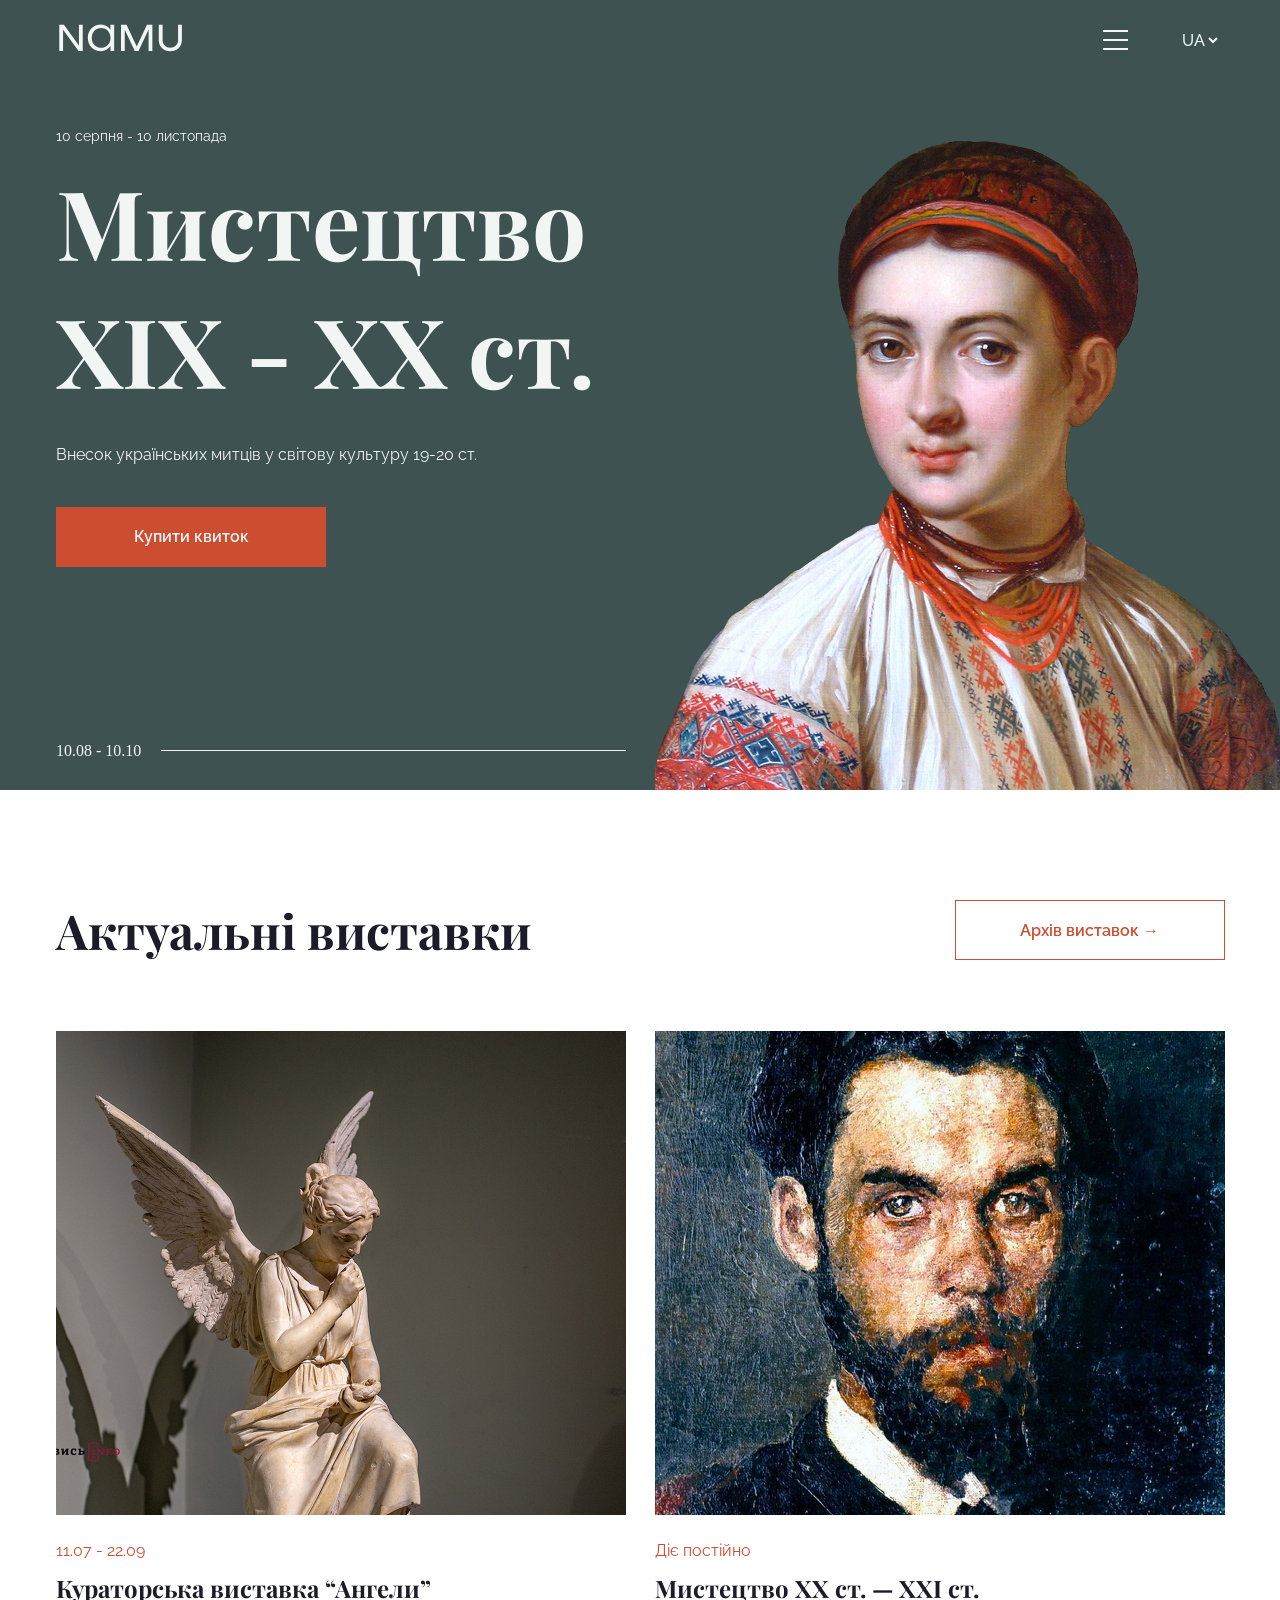
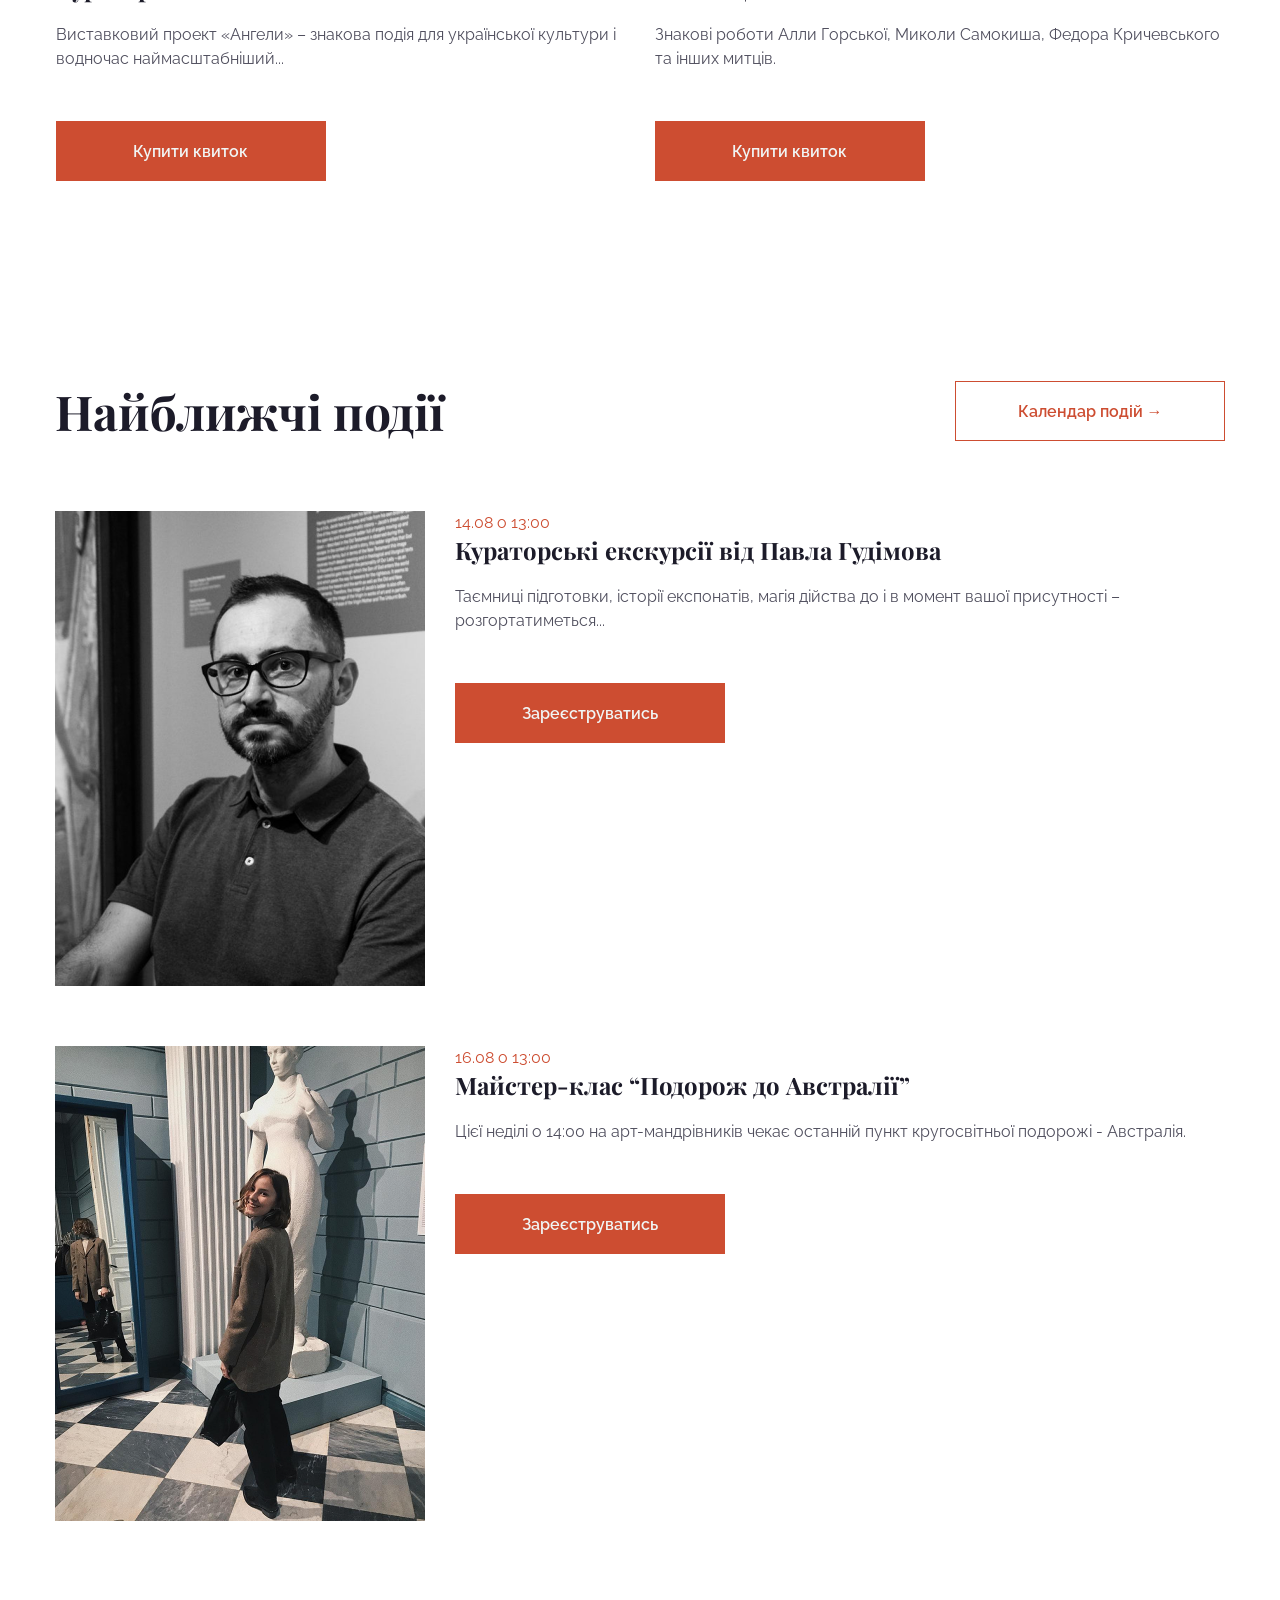
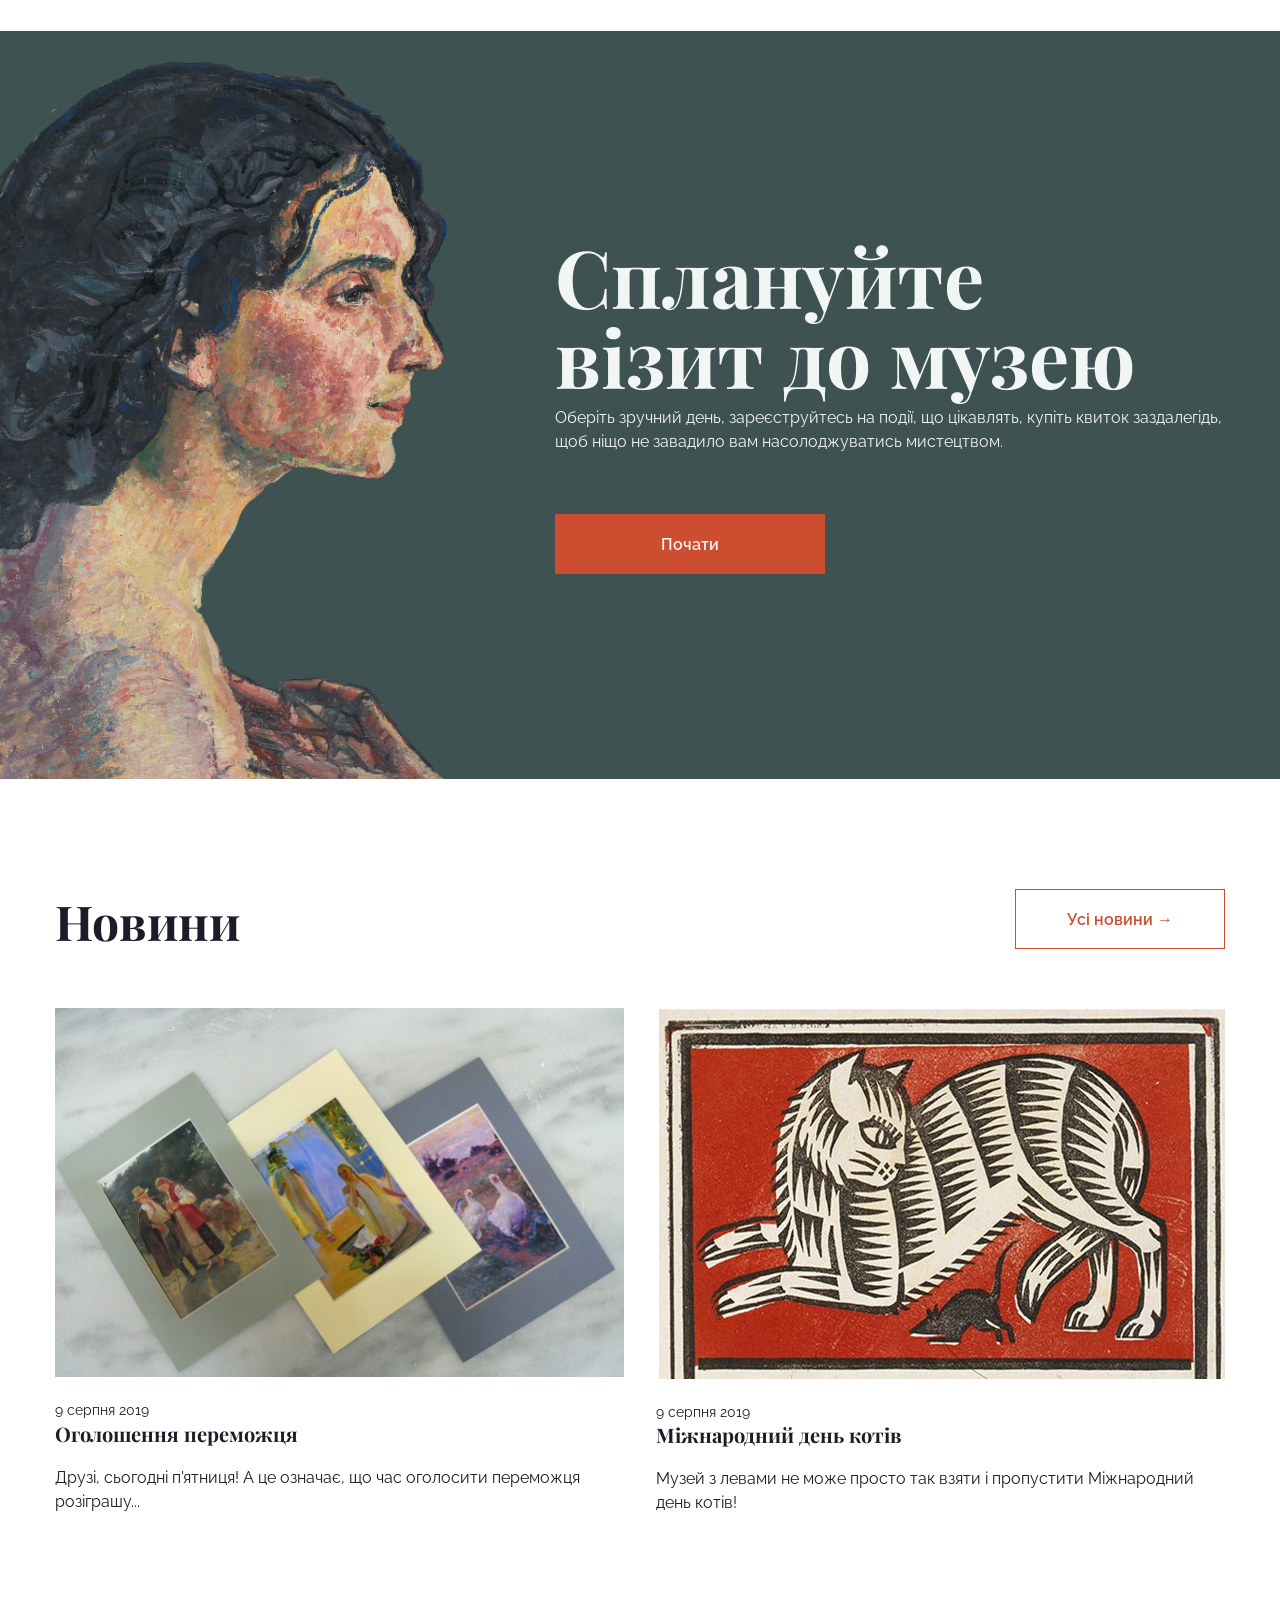
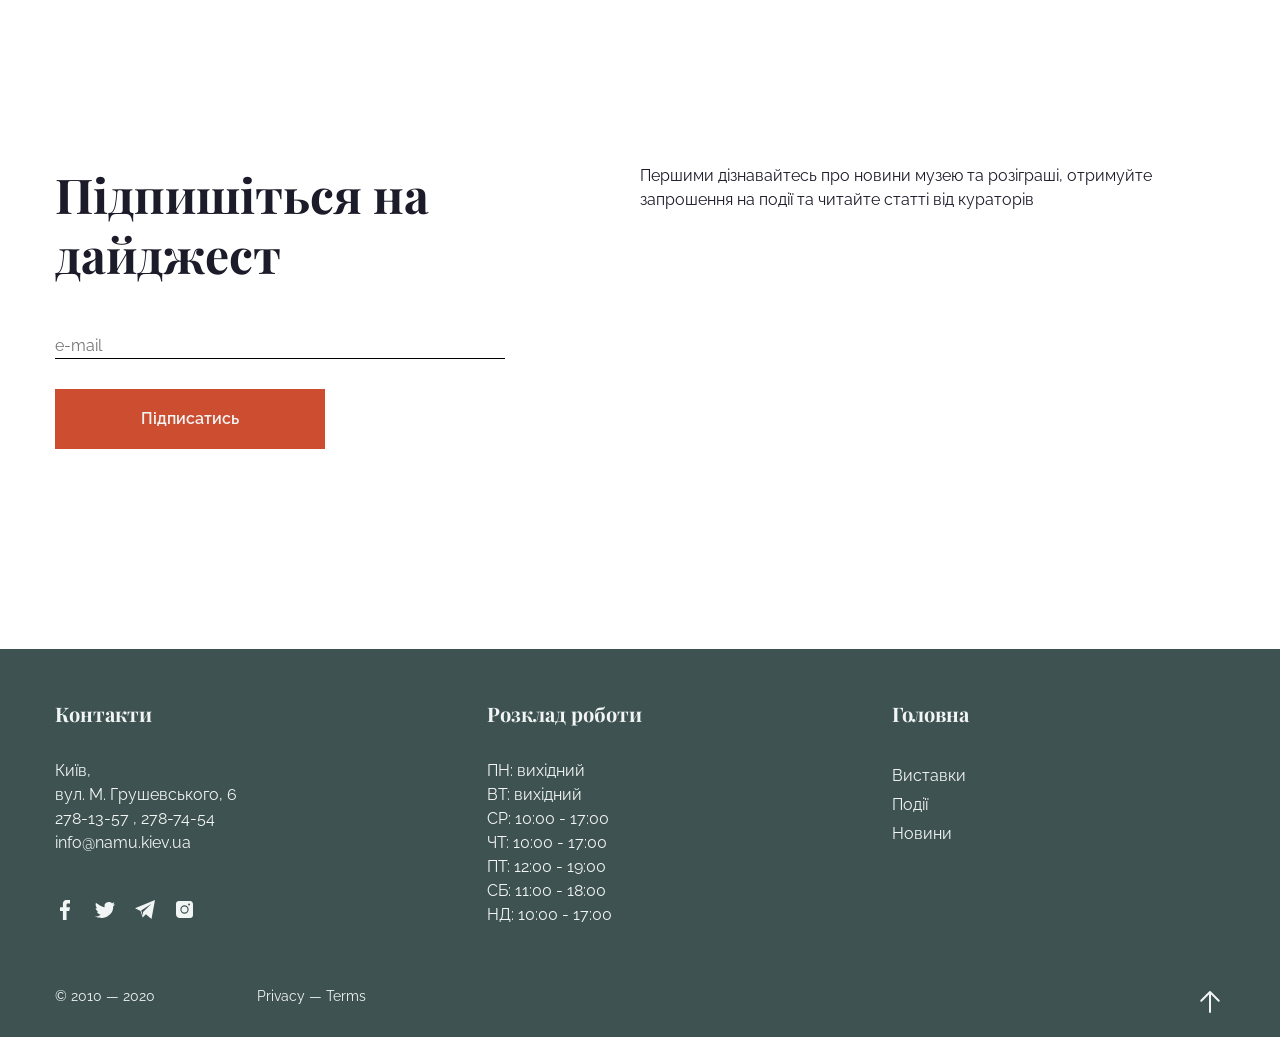
<file: index.html>
<!DOCTYPE html><html lang=en class=page><meta charset=UTF-8><meta name=viewport content="width=device-width, initial-scale=1.0"><title>Museum 2</title><link rel=icon type=image/x-icon href=favicon.2915b312.png><link rel=preconnect href=https://fonts.googleapis.com><link rel=preconnect href=https://fonts.gstatic.com><link href="https://fonts.googleapis.com/css2?family=Playfair+Display:ital,wght@0,400..900;1,400..900&amp;family=Raleway:ital,wght@0,100..900;1,100..900&amp;display=swap" rel=stylesheet><link rel=stylesheet href=Museum_2.553b42b3.css><body>
    <header class=header>
      <div class=top-bar>
        <a href=# class=top-bar_link-logo>
          <img src=NAMU.a7f1f1a3.svg alt=logo class=top-bar_logo>
        </a>

        <div class=top-bar_options>
          <a href=#menu class=top-bar_link-burger>
            <img src=burger.e0184f6f.svg alt=burger class=top-bar_link-burger>
          </a>
          <label for=lang-select></label>
          <select id=lang-select class=top-bar_selector name=language>
            <option value=ua selected class=top-bar_selector-language>
              UA
            </option>
            <option value=pl class=top-bar_selector-language>
              PL
            </option>
            <option value=ru class=top-bar_selector-language>
              RU
            </option>
            <option value=en class=top-bar_selector-language>
              EN
            </option>
          </select>
        </div>
      </div>

      <div class=header_content>
        <div class=header_description>
          <span class=header_date>10 серпня - 10 листопада</span>

          <h1 class=header_title>Мистецтво ХІХ - ХХ ст.</h1>

          <span class=header_theme>
            Внесок українських митців у світову культуру 19-20 ст.
          </span>

          <button class=header_button>Купити квиток</button>

          <div class=header_note>
            <span class=header_note-date>10.08 - 10.10</span>
            <div class=header_note-line></div>
          </div>
        </div>

        <div class=header_imageBox>
          <img src=girl_from_podol.ea438351.png alt=girl_from_podol class=header_girl>
        </div>
      </div>
    </header>

    <aside class="menu page__menu" id=menu>
      <div class="menu_top top-bar">
        <a href=# class=top-bar_link-logo>
          <img src=NAMU.a7f1f1a3.svg alt=logo class=top-bar_logo>
        </a>

        <div class=menu_top-options>
          <label for=lang></label>
          <select id=lang class=menu_selector name=language>
            <option value=ua selected class=menu_selector-language>
              UA
            </option>
            <option value=pl class=menu_selector-language>
              PL
            </option>
            <option value=ru class=menu_selector-language>
              RU
            </option>
            <option value=en class=menu_selector-language>
              EN
            </option>
          </select>
          <a href=#>
            <img src=cross-white.8a783cb2.svg class=top-bar_cross alt=cross>
          </a>
        </div>
      </div>

      <div class=menu_bottom>
        <div class=menu_bottom-content-wrapper>
          <div class=menu_bottom-info--wrapper>
            <div class=menu_bottom-info>
              <span class=menu_bottom_option>Розклад сьогодні:</span>
              <span class=menu_bottom_value>12:00 - 19:00</span>
            </div>
            <div class="address menu_bottom-info">
              <span class=menu_bottom_option>Адреса:</span>
              <a href="https://www.google.com/maps?q=Київ,+вул.+М.+Грушевського,+6" target=_blank class="menu_bottom_value navigation">
                Київ, вул. М. Грушевського, 6
              </a>
            </div>
          </div>
          <nav class="menu_nav nav">
            <ul class=nav_list>
              <li class=nav_item>
                <a class=nav_link href="#Актуальні виставки">
                  Актуальні виставки
                </a>
              </li>
              <li class=nav_item>
                <a class=nav_link href="#Найближчі події">
                  Найближчі події
                </a>
              </li>
              <li class=nav_item>
                <a class=nav_link href=#Новини>
                  Новини
                </a>
              </li>
            </ul>
          </nav>
          <div class=menu_line></div>
          <button class=menu_button>Купити квиток</button>
        </div>
        <div class=menu_imageBox>
          <img src=manWithBrush.074dc509.png alt=girl_from_podol class=menu_man>
        </div>
      </div>
    </aside>

    <main class=main>
      <section class="events exhibitions" id="Актуальні виставки">
        <div class=events_actual>
          <h2 class=events_title>Актуальні виставки</h2>
          <div class=events_wrapper>
            <div class=events_card>
              <picture>
                <source srcset=angel_desktop.17b7d3d4.png media="(min-width: 1024px)">
                <img src=angel.a6086889.png alt=angel class=events_image>
              </picture>
              <span class=events_date>11.07 - 22.09</span>
              <h3 class=events_name>Кураторська виставка “Ангели”</h3>
              <p class=events_description>
                Виставковий проект «Ангели» – знакова подія для української
                культури і водночас наймасштабніший...
              </p>
              <button class=events_button>Купити квиток</button>
            </div>
            <div class=events_card>
              <picture>
                <source srcset=manInBlack_desktop.fe2795bd.png media="(min-width: 1024px)">
                <img src=manInBlack.2fb00f66.png alt=manInBlack class=events_image>
              </picture>
              <span class=events_date>Діє постійно</span>
              <h3 class=events_name>Мистецтво ХХ ст. — XXI ст.</h3>
              <p class=events_description>
                Знакові роботи Алли Горської, Миколи Самокиша, Федора
                Кричевського та інших митців.
              </p>
              <button class=events_button>Купити квиток</button>
            </div>
          </div>
        </div>

        <a href=# class=events_option>
          Архів виставок →
        </a>
      </section>

      <section class=upcoming id="Найближчі події">
        <div class=upcoming_actual>
          <h2 class=upcoming_title>Найближчі події</h2>
          <div class=upcoming_wrapper>
            <div class=upcoming_card>
              <img src=manWithGlasses.8b1ed9f2.png alt=manWithGlasses class=upcoming_image>
              <div class=upcoming_desktop-wrapper>
                <span class=upcoming_date>14.08 о 13:00</span>
                <h3 class=upcoming_name>
                  Кураторські екскурсії від Павла Гудімова
                </h3>
                <p class=upcoming_description>
                  Таємниці підготовки, історії експонатів, магія дійства до і в
                  момент вашої присутності – розгортатиметься...
                </p>
                <button class=upcoming_button>Зареєструватись</button>
              </div>
            </div>
            <div class=upcoming_card>
              <img src=happyGirl.fd76eafa.png alt=happyGirl class=upcoming_image>
              <div class=upcoming_desktop-wrapper>
                <span class=upcoming_date>16.08 о 13:00</span>
                <h3 class=upcoming_name>
                  Майстер-клас “Подорож до Австралії”
                </h3>
                <p class=upcoming_description>
                  Цієї неділі о 14:00 на арт-мандрівників чекає останній пункт
                  кругосвітньої подорожі - Австралія.
                </p>
                <button class=upcoming_button>Зареєструватись</button>
              </div>
            </div>
          </div>
        </div>

        <a href=# class=upcoming_option>
          Календар подій →
        </a>
      </section>

      <section class=plan-visit>
        <div class=plan-visit_wrapper>
          <h2 class=plan-visit_title>
            Сплануйте
            <br>
            візит до музею
          </h2>
          <p class=plan-visit_description>
            Оберіть зручний день, зареєструйтесь на події, що цікавлять, купіть
            квиток заздалегідь, щоб ніщо не завадило вам насолоджуватись
            мистецтвом.
          </p>
          <button class=plan-visit_button>Почати</button>
        </div>
      </section>

      <section class=news id=Новини>
        <h2 class=news_title>Новини</h2>

        <div class=news_wrapper>
          <div class="news_card pictures">
            <picture>
              <source srcset=pictures_desktop.d7bc957b.png media="(min-width: 1024px)">
              <img src=pictures.f246cf1c.png alt=pictures class=news_image>
            </picture>
            <span class=news_date>9 серпня 2019</span>
            <h3 class=news_name>Оголошення переможця</h3>
            <p class=news_description>
              Друзі, сьогодні п'ятниця! А це означає, що час оголосити переможця
              розіграшу...
            </p>
          </div>
          <div class="cats news_card">
            <picture>
              <source srcset=cats_desktop.81b635fb.png media="(min-width: 1024px)">
              <img src=cat_day.88c4993e.png alt=cats class=news_image>
            </picture>
            <span class=news_date>9 серпня 2019</span>
            <h3 class=news_name>Міжнародний день котів</h3>
            <p class=news_description>
              Музей з левами не може просто так взяти і пропустити Міжнародний
              день котів!
            </p>
          </div>
        </div>

        <a href=# class=news_all>
          Усі новини →
        </a>
      </section>

      <section class=subscribe>
        <div class=subscribe_wrapper>
          <h2 class=subscribe_title>Підпишіться на дайджест</h2>
          <span class=subscribe_description>
            Першими дізнавайтесь про новини музею та розіграші, отримуйте
            <br>
            запрошення на події та читайте статті від кураторів
          </span>
          <form action=# class=subscribe_form onsubmit="this.reset(); return false;">
            <input type=email placeholder=e-mail class=subscribe_mail>
            <button class=subscribe_submit>
              Підписатись
            </button>
          </form>
        </div>
      </section>
    </main>

    <footer class=footer>
      <div class=footer_wrapper>
        <section class="adres footer_info">
          <h4 class=footer_subtitle>Контакти</h4>
          <div class=adres_wrapper>
            <span>
              <a href="https://www.google.com/maps?q=Київ,+вул.+М.+Грушевського,+6" target=_blank class=navigation>
                Київ,
                <br>
                вул. М. Грушевського, 6
                <br>
              </a>
              <a href=tel:+380442781357 class=footer_link>
                278-13-57
              </a>
              ,
              <a href=tel:+380442787454 class=footer_link>
                278-74-54
              </a>
              <br>
              <a href=mailto:info@namu.kiev.ua class=footer_link>
                info@namu.kiev.ua
              </a>
            </span>
            <div class=footer_icons>
              <a href="https://www.facebook.com/?locale=pl_PL" target=_blank>
                <img src=facebook.f8b365c2.svg alt=facebook>
              </a>
              <a href=https://x.com/ target=_blank>
                <img src=twitter.13388cad.svg alt=twitter>
              </a>
              <a href=https://web.telegram.org target=_blank>
                <img src=telegram.f6a27729.svg alt=telegram>
              </a>
              <a href=https://www.instagram.com/ target=_blank>
                <img src=instagram.6cf59d09.svg alt=instagram>
              </a>
            </div>
          </div>
        </section>

        <section class="footer_info schedule">
          <h4 class=footer_subtitle>Розклад роботи</h4>
          <span>
            ПН: вихідний
            <br>
            ВТ: вихідний
            <br>
            СР: 10:00 - 17:00
            <br>
            ЧТ: 10:00 - 17:00
            <br>
            ПТ: 12:00 - 19:00
            <br>
            СБ: 11:00 - 18:00
            <br>
            НД: 10:00 - 17:00
          </span>
        </section>

        <section class="footer_info links">
          <a href=# class=footer_subtitle-links>
            Головна
          </a>
          <a href="#Актуальні виставки" class=footer_link>
            Виставки
          </a>
          <a href="#Найближчі події" class=footer_link>
            Події
          </a>
          <a href=#Новини class=footer_link>
            Новини
          </a>
        </section>
      </div>

      <div class=privacy-terms>
        <span>© 2010 — 2020</span>
        <a href=# class=footer_link>
          Privacy — Terms
        </a>

        <a href=#>
          <img src=scroll%20up.1d905a8e.svg alt=up class=footer_arrow>
        </a>
      </div>
    </footer>
    <script src=Museum_2.e7df147d.js></script>
</file>
